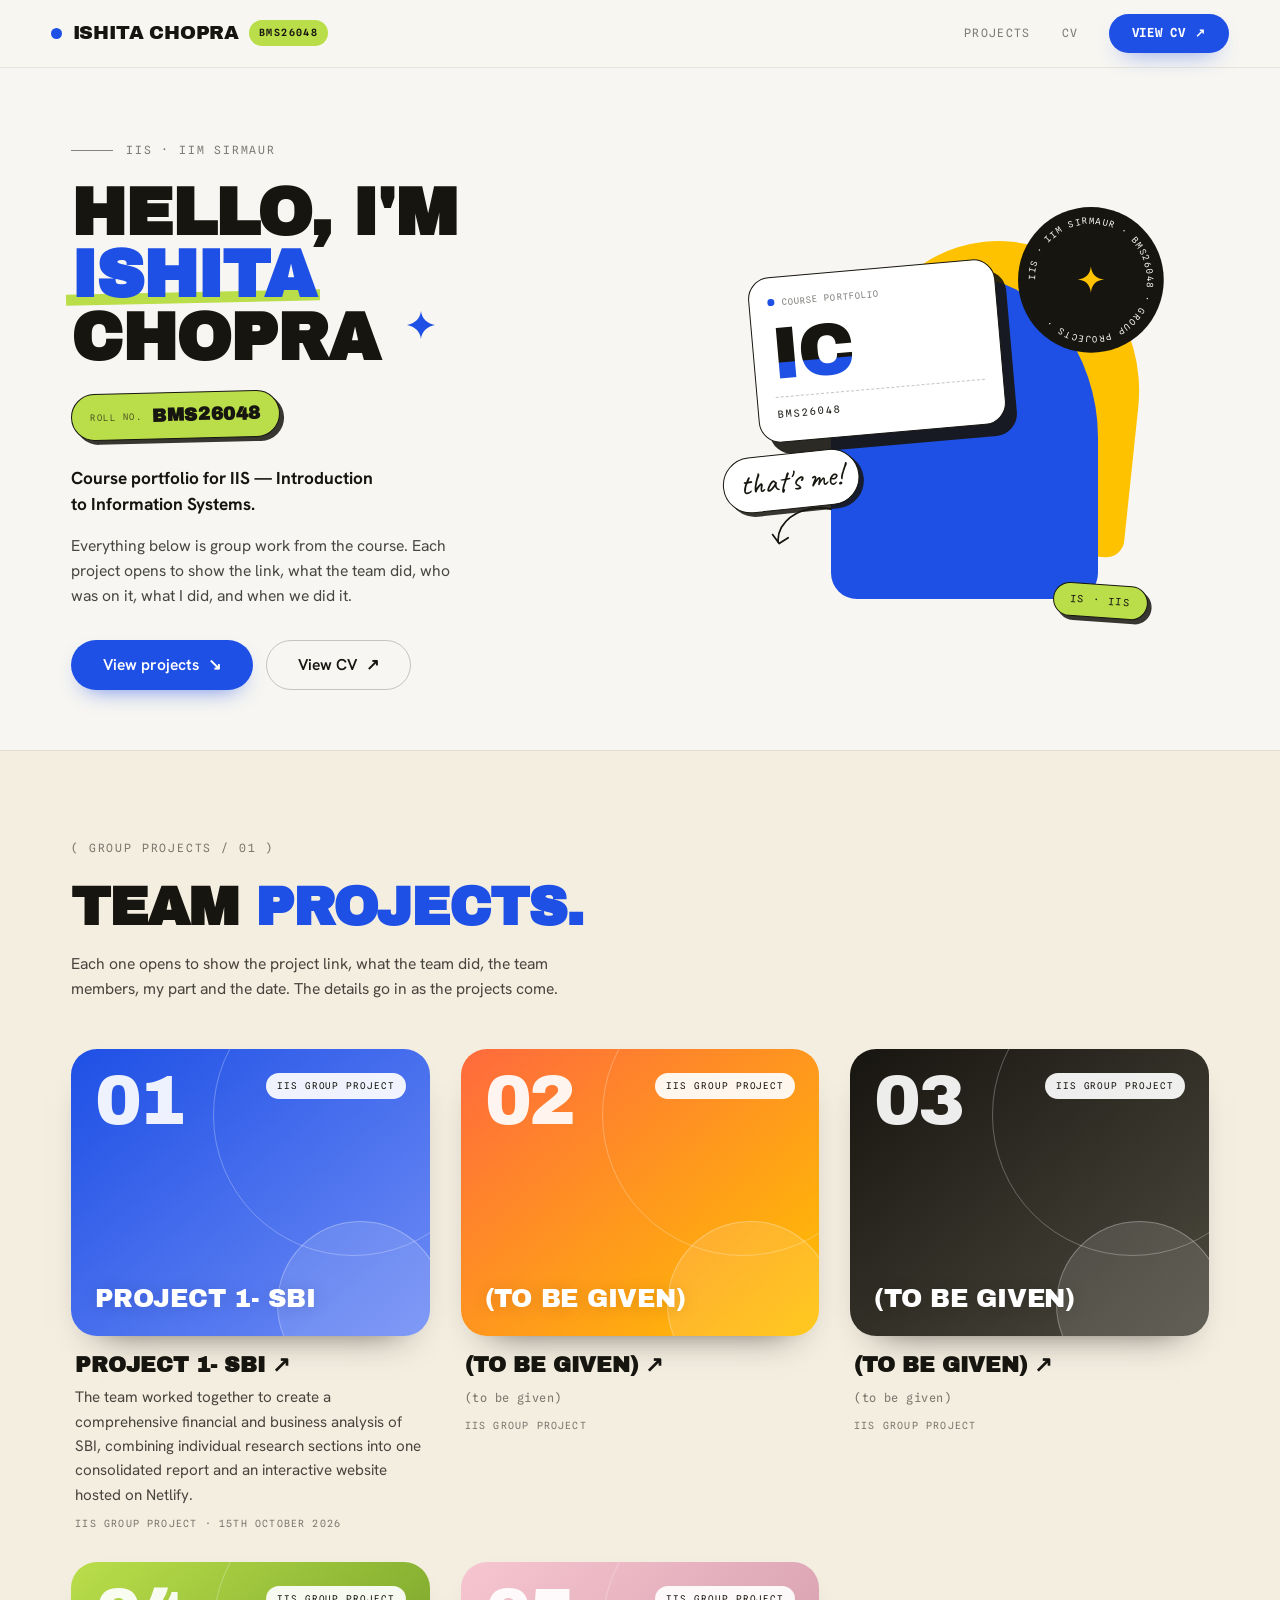
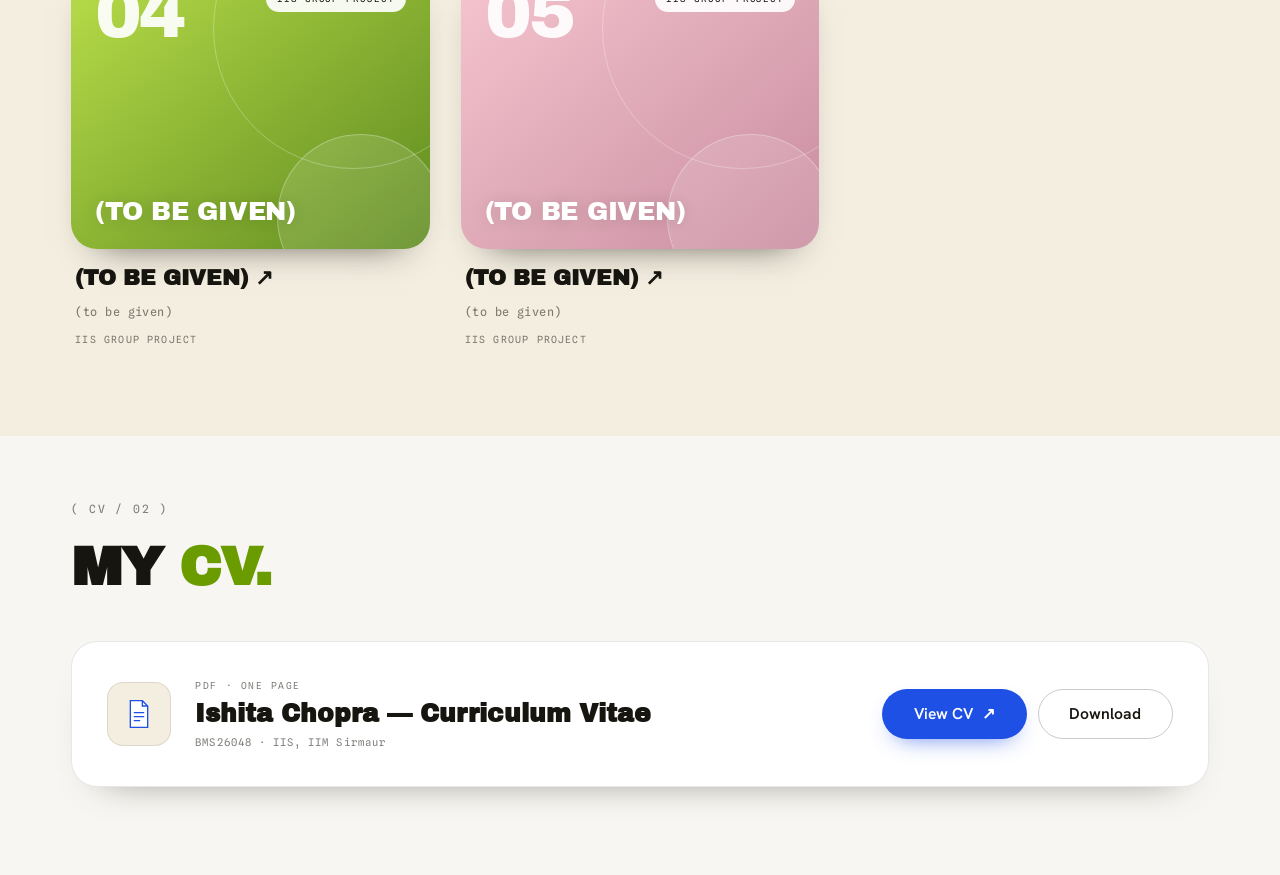
<file: index.html>
<!doctype html>
<html lang="en">
<head>
<meta charset="utf-8" />
<meta name="viewport" content="width=device-width, initial-scale=1" />
<title>Ishita Chopra · BMS26048 · IIS Portfolio</title>
<meta name="description" content="Ishita Chopra (BMS26048) — IIS: Introduction to Information Systems, IIM Sirmaur. Course portfolio and group projects." />
<meta name="theme-color" content="#f7f6f2" />

<link rel="preconnect" href="https://fonts.googleapis.com" />
<link rel="preconnect" href="https://fonts.gstatic.com" crossorigin />
<link href="https://fonts.googleapis.com/css2?family=Archivo+Black&family=Hanken+Grotesk:wght@400;500;600;700&family=Spline+Sans+Mono:wght@400;500;600&family=Caveat:wght@600&display=swap" rel="stylesheet" />
<link rel="stylesheet" href="styles.css" />
<link rel="icon" href="data:image/svg+xml,%3Csvg xmlns='http://www.w3.org/2000/svg' viewBox='0 0 32 32'%3E%3Crect width='32' height='32' rx='8' fill='%23f7f6f2'/%3E%3Ccircle cx='16' cy='16' r='7' fill='%231e50e5'/%3E%3C/svg%3E" />
</head>
<body>

<header class="site-header">
  <a class="brand" href="#top" aria-label="Ishita Chopra, BMS26048, back to top">
    <span class="brand__dot" aria-hidden="true"></span>
    <span class="brand__name">ISHITA CHOPRA</span>
    <span class="brand__roll">BMS26048</span>
  </a>
  <nav class="site-nav" aria-label="Main">
    <a href="#projects">PROJECTS</a>
    <a href="#cv">CV</a>
    <a class="btn btn--blue btn--sm" href="/Ishita-Chopra-CV.pdf" target="_blank" rel="noopener">VIEW CV <span aria-hidden="true">↗</span></a>
  </nav>
</header>

<main id="top">

  <!-- ── NAME + ROLL NUMBER ─────────────────────────────── -->
  <section class="hero">
    <div class="hero__copy">
      <p class="eyebrow"><span class="eyebrow__line" aria-hidden="true"></span> IIS · IIM SIRMAUR</p>

      <h1 class="hero__title">
        <span>HELLO, I'M</span>
        <span><span class="mark">ISHITA</span> CHOPRA <svg class="spark" viewBox="0 0 24 24" aria-hidden="true"><path d="M12 0c.6 6.2 5.2 10.8 12 12-6.8 1.2-11.4 5.8-12 12-.6-6.2-5.2-10.8-12-12C6.8 10.8 11.4 6.2 12 0Z"/></svg></span>
      </h1>

      <p class="hero__roll"><span class="hero__rollLabel">ROLL NO.</span><strong>BMS26048</strong></p>

      <p class="hero__lead">Course portfolio for IIS — Introduction to Information Systems.</p>
      <p class="hero__text">Everything below is group work from the course. Each project opens to show the link, what the team did, who was on it, what I did, and when we did it.</p>

      <div class="hero__actions">
        <a class="btn btn--blue" href="#projects">View projects <span aria-hidden="true">↘</span></a>
        <a class="btn btn--ghost" href="/Ishita-Chopra-CV.pdf" target="_blank" rel="noopener">View CV <span aria-hidden="true">↗</span></a>
      </div>
    </div>

    <div class="collage" aria-hidden="true">
      <div class="collage__arch collage__arch--yellow"></div>
      <div class="collage__arch collage__arch--blue"></div>

      <div class="collage__card">
        <div class="collage__cardTop"><span class="dot"></span> COURSE PORTFOLIO</div>
        <div class="collage__mono">IC</div>
        <div class="collage__cardBottom">BMS26048</div>
      </div>

      <div class="collage__badge">
        <svg viewBox="0 0 200 200">
          <defs><path id="circlePath" d="M100,100 m-74,0 a74,74 0 1,1 148,0 a74,74 0 1,1 -148,0" /></defs>
          <circle cx="100" cy="100" r="96" fill="#17150f" />
          <text><textPath href="#circlePath">IIS · IIM SIRMAUR · BMS26048 · GROUP PROJECTS · </textPath></text>
          <path class="badgeStar" d="M100 82c.8 10.4 7 16.6 17.4 17.4-10.4.8-16.6 7-17.4 17.4-.8-10.4-7-16.6-17.4-17.4 10.4-.8 16.6-7 17.4-17.4Z" />
        </svg>
      </div>

      <div class="collage__note">
        <span>that's me!</span>
        <svg viewBox="0 0 90 60"><path d="M84 10C60 2 34 8 20 26c-4 6-6 12-6 18" fill="none" stroke="currentColor" stroke-width="2.2" stroke-linecap="round"/><path d="M8 34l7 12 12-6" fill="none" stroke="currentColor" stroke-width="2.2" stroke-linecap="round" stroke-linejoin="round"/></svg>
      </div>

      <div class="collage__chip">IS · IIS</div>
    </div>
  </section>

  <!-- ── GROUP PROJECTS ─────────────────────────────────── -->
  <section class="section section--projects" id="projects">
    <div class="wrap">
      <div class="section__head">
        <p class="eyebrow">( GROUP PROJECTS / 01 )</p>
        <h2 class="section__title">Team <span class="c-blue">projects.</span></h2>
        <p class="section__lead">Each one opens to show the project link, what the team did, the team members, my part and the date. The details go in as the projects come.</p>
      </div>

      <div class="projects" id="project-grid"></div>
      <p class="projects__empty" id="projects-empty" hidden>No projects yet.</p>
    </div>
  </section>

  <!-- ── CV ─────────────────────────────────────────────── -->
  <section class="section section--cv" id="cv">
    <div class="wrap">
      <div class="section__head">
        <p class="eyebrow">( CV / 02 )</p>
        <h2 class="section__title">My <span class="c-lime">CV.</span></h2>
      </div>

      <div class="cv">
        <div class="cv__icon" aria-hidden="true">
          <svg viewBox="0 0 48 48"><path d="M11 4h18l8 8v32H11z" fill="#fff" stroke="currentColor" stroke-width="2"/><path d="M29 4v8h8" fill="none" stroke="currentColor" stroke-width="2"/><path d="M17 22h14M17 28h14M17 34h8" stroke="currentColor" stroke-width="2" stroke-linecap="round"/></svg>
        </div>
        <div class="cv__body">
          <p class="cv__label">PDF · ONE PAGE</p>
          <h3 class="cv__name">Ishita Chopra — Curriculum Vitae</h3>
          <p class="cv__meta">BMS26048 · IIS, IIM Sirmaur</p>
        </div>
        <div class="cv__actions">
          <a class="btn btn--blue" href="/Ishita-Chopra-CV.pdf" target="_blank" rel="noopener">View CV <span aria-hidden="true">↗</span></a>
          <a class="btn btn--ghost" href="/Ishita-Chopra-CV.pdf" download>Download</a>
        </div>
      </div>
    </div>
  </section>
</main>

<!-- ── PROJECT DETAIL VIEW (rendered by app.js) ───────── -->
<section class="section project-view" id="project-view" hidden>
  <div class="wrap" id="project-body"></div>
</section>

<script src="projects.js"></script>
<script src="app.js"></script>
</body>
</html>
</file>
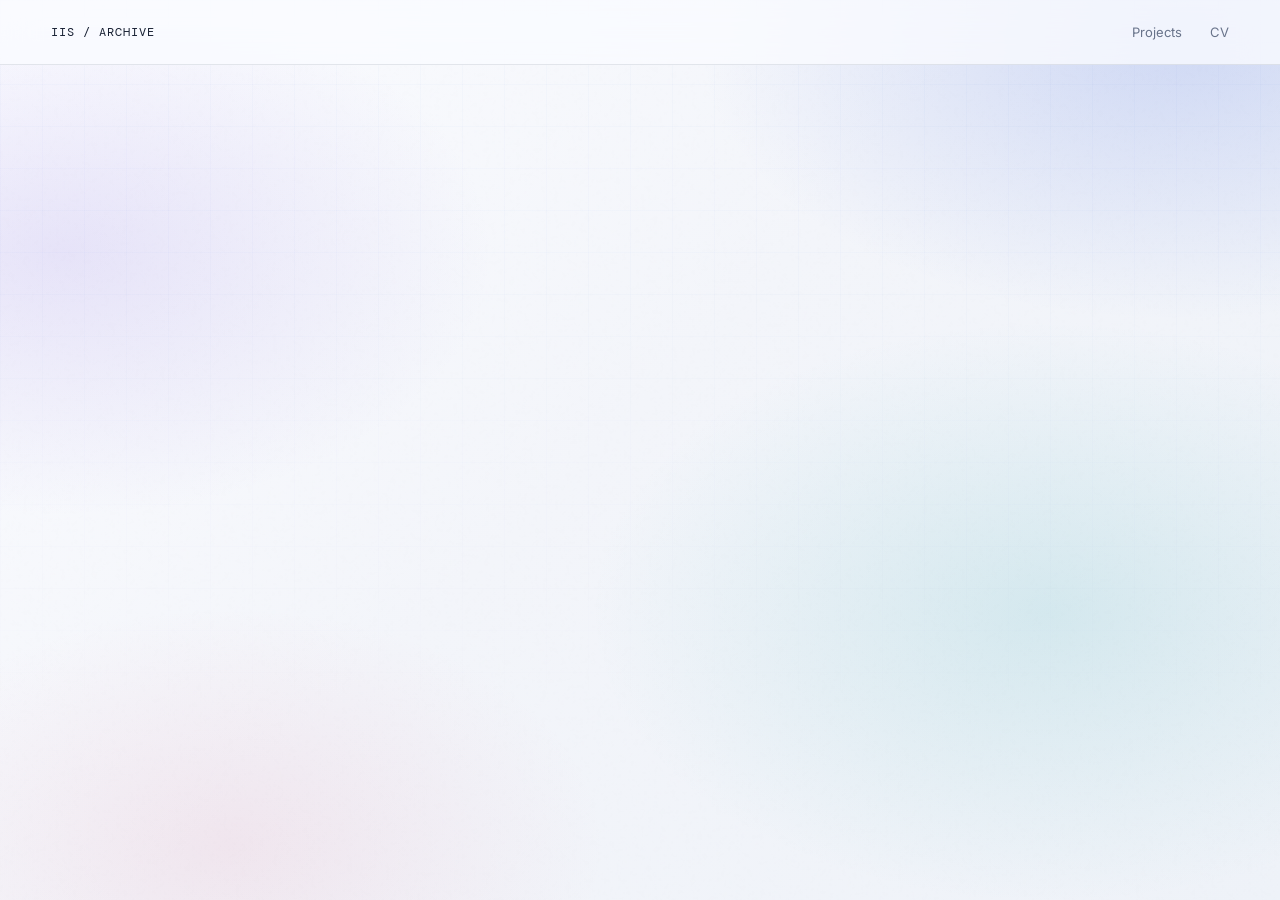
<file: project.html>
<!doctype html>
<html lang="en">
<head>
  <meta charset="UTF-8" />
  <meta name="viewport" content="width=device-width, initial-scale=1.0" />
  <meta name="theme-color" content="#050a12" />
  <title>Project — IIS Academic Archive</title>
  <link rel="preconnect" href="https://fonts.googleapis.com">
  <link rel="preconnect" href="https://fonts.gstatic.com" crossorigin>
  <link href="https://fonts.googleapis.com/css2?family=DM+Mono:wght@400;500&family=Inter:wght@400;500;600;700&display=swap" rel="stylesheet">
  <link rel="stylesheet" href="style.css" />
</head>
<body>
  <div class="noise"></div>
  <header class="topbar">
    <a class="wordmark" href="index.html">IIS / ARCHIVE</a>
    <nav><a href="index.html#projects">Projects</a><a href="index.html#cv">CV</a></nav>
  </header>

  <main id="project-page" class="project-page"></main>

  <script src="data.js"></script>
  <script src="project.js"></script>
</body>
</html>
</file>
<file: styles.css>
/* ============================================================
   Ishita Chopra · IIS portfolio
   ============================================================ */

:root {
  --paper: #f7f6f2;
  --ink: #17150f;
  --ink-soft: #17150fc7;
  --muted: #17150f8c;
  --line: #e2dccf;
  --cream: #f4eee1;
  --blue: #1e50e5;
  --blue-deep: #123a9e;
  --lime: #bade4a;
  --lime-deep: #6a9c00;
  --orange: #ff6a3d;
  --yellow: #ffc200;

  --display: "Archivo Black", "Arial Black", Impact, sans-serif;
  --body: "Hanken Grotesk", -apple-system, BlinkMacSystemFont, "Segoe UI", Roboto, sans-serif;
  --mono: "Spline Sans Mono", ui-monospace, SFMono-Regular, Menlo, monospace;
  --hand: "Caveat", "Bradley Hand", cursive;

  --wrap: 1240px;
  --pad: clamp(1.25rem, 4vw, 3.5rem);
  --radius: 26px;
}

* { box-sizing: border-box; }

html { scroll-behavior: smooth; }

body {
  margin: 0;
  background: var(--paper);
  color: var(--ink);
  font-family: var(--body);
  font-size: clamp(0.98rem, 0.9vw, 1.0625rem);
  line-height: 1.6;
  -webkit-font-smoothing: antialiased;
  overflow-x: hidden;
}

img, svg { display: block; max-width: 100%; }
a { color: inherit; text-decoration: none; }
h1, h2, h3, p, ul, dl, dd { margin: 0; }
ul { list-style: none; padding: 0; }
button { font: inherit; }

::selection { background: var(--lime); color: var(--ink); }

:focus-visible {
  outline: 3px solid var(--blue);
  outline-offset: 3px;
  border-radius: 4px;
}

.wrap {
  width: 100%;
  max-width: var(--wrap);
  margin: 0 auto;
  padding-inline: var(--pad);
}

.muted { color: var(--muted); }

/* ── small shared type ───────────────────────────────────── */
.eyebrow {
  font-family: var(--mono);
  font-size: 0.71rem;
  letter-spacing: 0.16em;
  text-transform: uppercase;
  color: var(--muted);
  display: flex;
  align-items: center;
  gap: 0.8rem;
  margin-bottom: 1.4rem;
}
.eyebrow__line {
  width: 42px;
  height: 1px;
  background: var(--ink);
  opacity: 0.5;
  display: inline-block;
  flex: none;
}

.dot {
  width: 9px;
  height: 9px;
  border-radius: 50%;
  background: var(--blue);
  display: inline-block;
  flex: none;
}

.c-blue { color: var(--blue); }
.c-lime { color: var(--lime-deep); }

.todo {
  font-family: var(--mono);
  font-size: 0.78em;
  letter-spacing: 0.04em;
  color: var(--muted);
  white-space: nowrap;
}

/* ── buttons ─────────────────────────────────────────────── */
.btn {
  display: inline-flex;
  align-items: center;
  gap: 0.6rem;
  padding: 1rem 1.9rem;
  border-radius: 999px;
  font-weight: 600;
  font-size: 0.98rem;
  line-height: 1;
  border: 1.5px solid transparent;
  transition: transform 0.18s ease, box-shadow 0.18s ease, background 0.18s ease, color 0.18s ease;
  white-space: nowrap;
  cursor: pointer;
}
.btn span { transition: transform 0.18s ease; }
.btn:hover { transform: translateY(-2px); }
.btn:hover span { transform: translate(2px, -2px); }

.btn--blue {
  background: var(--blue);
  color: #fff;
  box-shadow: 0 10px 24px -14px rgba(30, 80, 229, 0.9);
}
.btn--blue:hover { background: var(--blue-deep); box-shadow: 0 16px 30px -16px rgba(30, 80, 229, 0.85); }

.btn--ghost {
  background: transparent;
  color: var(--ink);
  border-color: rgba(23, 21, 15, 0.22);
}
.btn--ghost:hover { border-color: var(--ink); background: #fff; }

.btn--sm { padding: 0.78rem 1.35rem; font-size: 0.78rem; letter-spacing: 0.06em; }

.btn--off {
  border-style: dashed;
  color: var(--muted);
  cursor: default;
}
.btn--off:hover { transform: none; background: transparent; border-color: rgba(23, 21, 15, 0.22); }
.btn--off:hover span { transform: none; }

/* ══ HEADER ════════════════════════════════════════════════ */
.site-header {
  position: sticky;
  top: 0;
  z-index: 100;
  display: flex;
  align-items: center;
  justify-content: space-between;
  gap: 1rem;
  padding: 0.85rem var(--pad);
  background: rgba(247, 246, 242, 0.86);
  backdrop-filter: blur(14px);
  -webkit-backdrop-filter: blur(14px);
  border-bottom: 1px solid rgba(226, 220, 207, 0.7);
}

.brand {
  display: inline-flex;
  align-items: center;
  gap: 0.65rem;
  min-width: 0;
}
.brand__dot {
  width: 11px;
  height: 11px;
  border-radius: 50%;
  background: var(--blue);
  flex: none;
  animation: dotPulse 3.2s ease-in-out infinite;
}
@keyframes dotPulse { 0%, 100% { transform: scale(1); } 50% { transform: scale(1.28); } }

.brand__name {
  font-family: var(--display);
  font-size: clamp(1rem, 1.5vw, 1.3rem);
  letter-spacing: -0.01em;
  white-space: nowrap;
}
.brand__roll {
  font-family: var(--mono);
  font-size: clamp(0.62rem, 0.78vw, 0.72rem);
  font-weight: 600;
  letter-spacing: 0.14em;
  background: var(--lime);
  color: var(--ink);
  padding: 0.32rem 0.6rem;
  border-radius: 999px;
  white-space: nowrap;
}

.site-nav {
  display: flex;
  align-items: center;
  gap: clamp(1rem, 2.4vw, 2.2rem);
  font-family: var(--mono);
  font-size: 0.72rem;
  letter-spacing: 0.12em;
}
.site-nav > a:not(.btn) { color: var(--muted); position: relative; padding-block: 0.35rem; }
.site-nav > a:not(.btn):hover { color: var(--ink); }
.site-nav > a:not(.btn)::after {
  content: "";
  position: absolute;
  left: 0;
  bottom: 0;
  width: 100%;
  height: 1.5px;
  background: var(--ink);
  transform: scaleX(0);
  transform-origin: left;
  transition: transform 0.2s ease;
}
.site-nav > a:not(.btn):hover::after { transform: scaleX(1); }

/* ══ HERO ══════════════════════════════════════════════════ */
.hero {
  max-width: var(--wrap);
  margin: 0 auto;
  padding: clamp(2.6rem, 6vw, 4.6rem) var(--pad) clamp(2.4rem, 5vw, 3.8rem);
  display: grid;
  grid-template-columns: minmax(0, 1.02fr) minmax(0, 0.98fr);
  gap: clamp(2rem, 5vw, 4.5rem);
  align-items: center;
}

.hero__copy {
  display: flex;
  flex-direction: column;
  align-items: flex-start;
}

.hero__title {
  font-family: var(--display);
  font-size: clamp(2.3rem, 5.2vw, 4.35rem);
  line-height: 0.94;
  letter-spacing: -0.015em;
  text-transform: uppercase;
  margin-bottom: 1.4rem;
  position: relative;
  z-index: 0;
}
.hero__title > span { display: block; }
.hero__title .mark {
  color: var(--blue);
  position: relative;
  display: inline-block;
}
.hero__title .mark::after {
  content: "";
  position: absolute;
  left: -2%;
  right: -2%;
  bottom: 0.06em;
  height: 0.16em;
  background: var(--lime);
  z-index: -1;
  transform: rotate(-1.2deg);
}
.spark {
  display: inline-block;
  width: 0.42em;
  height: 0.42em;
  fill: var(--blue);
  vertical-align: 0.32em;
  margin-left: 0.1em;
  animation: sparkle 4s ease-in-out infinite;
}
@keyframes sparkle {
  0%, 100% { transform: scale(1) rotate(0deg); }
  50% { transform: scale(0.82) rotate(22deg); }
}

/* roll number badge */
.hero__roll {
  display: inline-flex;
  align-items: center;
  gap: 0.65rem;
  background: var(--lime);
  border: 1.5px solid var(--ink);
  border-radius: 999px;
  padding: 0.5rem 1.15rem;
  box-shadow: 4px 4px 0 rgba(23, 21, 15, 0.85);
  transform: rotate(-1.4deg);
  margin-bottom: 1.7rem;
}
.hero__rollLabel {
  font-family: var(--mono);
  font-size: 0.56rem;
  letter-spacing: 0.16em;
  opacity: 0.65;
}
.hero__roll strong {
  font-family: var(--display);
  font-size: clamp(0.95rem, 1.5vw, 1.15rem);
  letter-spacing: 0.03em;
}

.hero__lead {
  font-weight: 700;
  font-size: clamp(1.05rem, 1.35vw, 1.24rem);
  line-height: 1.45;
  max-width: 32ch;
  margin-bottom: 1rem;
}
.hero__text {
  color: var(--ink-soft);
  max-width: 44ch;
  margin-bottom: 2rem;
}

.hero__actions {
  display: flex;
  flex-wrap: wrap;
  gap: 0.85rem;
}

/* ── hero collage ── */
.collage {
  position: relative;
  aspect-ratio: 1 / 1;
  max-width: 460px;
  width: 100%;
  justify-self: center;
}

.collage__arch {
  position: absolute;
  border-radius: 50% 50% 18px 18px;
}
.collage__arch--yellow {
  width: 62%;
  height: 66%;
  right: 8%;
  top: 12%;
  background: var(--yellow);
  transform: rotate(6deg);
}
.collage__arch--blue {
  width: 58%;
  height: 70%;
  right: 17%;
  top: 20%;
  background: var(--blue);
  border-radius: 50% 50% 26px 26px;
}

.collage__card {
  position: absolute;
  left: 8%;
  top: 18%;
  width: 54%;
  background: #fff;
  border: 1.5px solid var(--ink);
  border-radius: 22px;
  padding: 1.1rem 1.15rem 1.2rem;
  box-shadow: 10px 12px 0 rgba(23, 21, 15, 0.9);
  transform: rotate(-5deg);
  transition: transform 0.3s cubic-bezier(0.22, 1, 0.36, 1);
}
.collage__card:hover { transform: rotate(-2deg) translateY(-6px); }

.collage__cardTop {
  display: flex;
  align-items: center;
  gap: 0.45rem;
  font-family: var(--mono);
  font-size: 0.55rem;
  letter-spacing: 0.12em;
  color: var(--muted);
}
.collage__cardTop .dot { width: 7px; height: 7px; }

.collage__mono {
  font-family: var(--display);
  font-size: clamp(2.6rem, 7vw, 4.6rem);
  line-height: 1;
  letter-spacing: -0.04em;
  margin: 0.5rem 0 0.35rem;
  background: linear-gradient(180deg, var(--ink) 62%, var(--blue) 62%);
  -webkit-background-clip: text;
  background-clip: text;
  color: transparent;
}

.collage__cardBottom {
  font-family: var(--mono);
  font-size: 0.62rem;
  letter-spacing: 0.2em;
  border-top: 1px dashed rgba(23, 21, 15, 0.25);
  padding-top: 0.55rem;
}

.collage__badge {
  position: absolute;
  right: 2%;
  top: 4%;
  width: 33%;
  max-width: 158px;
  animation: spin 26s linear infinite;
}
.collage__badge svg { width: 100%; height: auto; }
.collage__badge text {
  fill: #f7f6f2;
  font-family: var(--mono);
  font-size: 11.5px;
  letter-spacing: 2.1px;
}
.badgeStar { fill: var(--yellow); }
@keyframes spin { to { transform: rotate(360deg); } }

.collage__note {
  position: absolute;
  left: 2%;
  bottom: 20%;
  display: flex;
  flex-direction: column;
  align-items: flex-start;
  color: var(--ink);
  transform: rotate(-6deg);
}
.collage__note span {
  font-family: var(--hand);
  font-size: clamp(1.3rem, 2.4vw, 1.9rem);
  background: #fff;
  border: 1.5px solid var(--ink);
  border-radius: 999px;
  padding: 0.1rem 1rem 0.25rem;
  box-shadow: 4px 4px 0 rgba(23, 21, 15, 0.85);
}
.collage__note svg { width: 72px; height: auto; margin: -4px 0 0 2.4rem; }

.collage__chip {
  position: absolute;
  right: 6%;
  bottom: 6%;
  background: var(--lime);
  border: 1.5px solid var(--ink);
  border-radius: 999px;
  padding: 0.5rem 1rem;
  font-family: var(--mono);
  font-size: 0.62rem;
  letter-spacing: 0.16em;
  transform: rotate(4deg);
  box-shadow: 4px 4px 0 rgba(23, 21, 15, 0.85);
}

/* ══ SECTIONS ══════════════════════════════════════════════ */
.section {
  padding-block: clamp(3rem, 7vw, 5.5rem);
  scroll-margin-top: 90px;
}
.section--projects {
  background: var(--cream);
  border-top: 1px solid var(--line);
}
.section--cv { padding-top: clamp(2.6rem, 5vw, 4rem); }

.section__head { max-width: 760px; margin-bottom: clamp(2rem, 4vw, 3rem); }
.section__title {
  font-family: var(--display);
  font-size: clamp(1.85rem, 4.4vw, 3.4rem);
  line-height: 0.98;
  letter-spacing: -0.02em;
  text-transform: uppercase;
  margin-bottom: 1.1rem;
}
.section__lead {
  color: var(--ink-soft);
  max-width: 58ch;
}

/* ══ PROJECT CARDS ═════════════════════════════════════════ */
.projects {
  display: grid;
  grid-template-columns: repeat(auto-fit, minmax(min(100%, 300px), 1fr));
  gap: clamp(1.3rem, 2.4vw, 2rem);
}

.project { display: block; }

.project__cover {
  position: relative;
  aspect-ratio: 5 / 4;
  border-radius: var(--radius);
  background: linear-gradient(140deg, var(--c1), var(--c2));
  overflow: hidden;
  padding: 1.5rem;
  display: flex;
  flex-direction: column;
  justify-content: space-between;
  box-shadow: 0 20px 36px -28px rgba(23, 21, 15, 0.85);
  transition: transform 0.35s cubic-bezier(0.22, 1, 0.36, 1), box-shadow 0.35s ease;
}
.project:hover .project__cover,
.project:focus-visible .project__cover {
  transform: translateY(-7px);
  box-shadow: 0 32px 48px -30px rgba(23, 21, 15, 0.8);
}

/* soft rings in the cover */
.project__cover::before,
.project__cover::after {
  content: "";
  position: absolute;
  border-radius: 50%;
  border: 1.5px solid rgba(255, 255, 255, 0.28);
  pointer-events: none;
}
.project__cover::before { width: 78%; aspect-ratio: 1; right: -18%; top: -26%; }
.project__cover::after { width: 46%; aspect-ratio: 1; right: -4%; bottom: -18%; background: rgba(255, 255, 255, 0.12); }

.project__index {
  font-family: var(--display);
  font-size: clamp(2.6rem, 6vw, 4.4rem);
  line-height: 0.8;
  color: rgba(255, 255, 255, 0.92);
  letter-spacing: -0.04em;
  position: relative;
  z-index: 1;
}
.project__chip {
  position: absolute;
  top: 1.5rem;
  right: 1.5rem;
  z-index: 1;
  background: rgba(255, 255, 255, 0.92);
  color: var(--ink);
  font-family: var(--mono);
  font-size: 0.58rem;
  letter-spacing: 0.1em;
  padding: 0.35rem 0.7rem;
  border-radius: 999px;
  text-transform: uppercase;
}
.project__coverTitle {
  position: relative;
  z-index: 1;
  font-family: var(--display);
  font-size: clamp(1.15rem, 2.1vw, 1.6rem);
  line-height: 1.02;
  color: #fff;
  text-transform: uppercase;
  max-width: 15ch;
  letter-spacing: -0.01em;
  text-shadow: 0 1px 18px rgba(0, 0, 0, 0.14);
}
.project__open {
  position: absolute;
  right: 1.5rem;
  bottom: 1.5rem;
  z-index: 1;
  font-family: var(--mono);
  font-size: 0.6rem;
  letter-spacing: 0.14em;
  color: #fff;
  border: 1px solid rgba(255, 255, 255, 0.6);
  border-radius: 999px;
  padding: 0.4rem 0.75rem;
  opacity: 0;
  transform: translateY(6px);
  transition: opacity 0.25s ease, transform 0.25s ease;
}
.project:hover .project__open,
.project:focus-visible .project__open { opacity: 1; transform: none; }

.project__meta { padding: 1.1rem 0.25rem 0; }
.project__title {
  font-family: var(--display);
  font-size: clamp(1.05rem, 1.7vw, 1.35rem);
  line-height: 1.1;
  text-transform: uppercase;
  display: flex;
  align-items: baseline;
  gap: 0.45rem;
  margin-bottom: 0.5rem;
}
.project__title span { transition: transform 0.2s ease; }
.project:hover .project__title span { transform: translate(3px, -3px); }
.project__summary { color: var(--ink-soft); font-size: 0.95rem; margin-bottom: 0.55rem; }
.project__date {
  font-family: var(--mono);
  font-size: 0.62rem;
  letter-spacing: 0.12em;
  color: var(--muted);
  text-transform: uppercase;
}

.projects__empty {
  font-family: var(--mono);
  font-size: 0.8rem;
  color: var(--muted);
  border: 1px dashed var(--line);
  border-radius: 15px;
  padding: 2rem;
  text-align: center;
}

/* ══ CV ════════════════════════════════════════════════════ */
.cv {
  display: flex;
  align-items: center;
  gap: 1.5rem;
  flex-wrap: wrap;
  background: var(--cream);
  border: 1px solid rgba(23, 21, 15, 0.1);
  border-radius: var(--radius);
  padding: clamp(1.4rem, 3vw, 2.2rem);
  box-shadow: 0 20px 40px -34px rgba(23, 21, 15, 0.7);
}
.section--cv .cv { background: #fff; }
.cv__icon {
  width: 64px;
  height: 64px;
  flex: none;
  border-radius: 16px;
  background: var(--cream);
  display: grid;
  place-items: center;
  color: var(--blue);
  border: 1px solid rgba(23, 21, 15, 0.1);
}
.cv__icon svg { width: 32px; height: 32px; }
.cv__body { flex: 1 1 240px; }
.cv__label { font-family: var(--mono); font-size: 0.6rem; letter-spacing: 0.16em; color: var(--muted); margin-bottom: 0.45rem; }
.cv__name { font-family: var(--display); font-size: clamp(1.15rem, 2vw, 1.55rem); line-height: 1.1; margin-bottom: 0.4rem; }
.cv__meta { font-family: var(--mono); font-size: 0.66rem; letter-spacing: 0.1em; color: var(--muted); }
.cv__actions { display: flex; gap: 0.7rem; flex-wrap: wrap; }

/* ══ PROJECT DETAIL ════════════════════════════════════════ */
.project-view { padding-top: clamp(2.2rem, 4vw, 3.4rem); }

.back {
  font-family: var(--mono);
  font-size: 0.72rem;
  letter-spacing: 0.12em;
  color: var(--muted);
  display: inline-block;
  margin-bottom: 2.2rem;
  transition: color 0.2s ease, transform 0.2s ease;
}
.back:hover { color: var(--ink); transform: translateX(-3px); }

.detail__title {
  font-family: var(--display);
  font-size: clamp(2rem, 5.2vw, 3.8rem);
  line-height: 0.98;
  text-transform: uppercase;
  letter-spacing: -0.02em;
  max-width: 20ch;
  margin-bottom: 1.2rem;
}
.detail__lead {
  font-weight: 600;
  font-size: clamp(1.05rem, 1.5vw, 1.25rem);
  line-height: 1.45;
  max-width: 56ch;
  color: var(--ink-soft);
  margin-bottom: 2rem;
}
.detail__actions { display: flex; gap: 0.8rem; flex-wrap: wrap; margin-bottom: 2.8rem; }

.detail__meta {
  display: grid;
  grid-template-columns: repeat(3, minmax(0, 1fr));
  gap: 1.2rem;
  border-top: 1px solid var(--line);
  border-bottom: 1px solid var(--line);
  padding-block: 1.4rem;
  margin-bottom: 3rem;
}
.detail__meta dt {
  font-family: var(--mono);
  font-size: 0.62rem;
  letter-spacing: 0.14em;
  text-transform: uppercase;
  color: var(--muted);
  margin-bottom: 0.35rem;
}
.detail__meta dd { font-weight: 600; }

.detail__blocks {
  display: grid;
  grid-template-columns: repeat(2, minmax(0, 1fr));
  gap: clamp(1.6rem, 4vw, 3.6rem);
  margin-bottom: 3rem;
}
.detail__num {
  font-family: var(--mono);
  font-size: 0.64rem;
  letter-spacing: 0.14em;
  color: var(--blue);
  margin-bottom: 0.75rem;
}
.detail__block h2 {
  font-family: var(--display);
  font-size: clamp(1.2rem, 2.1vw, 1.65rem);
  text-transform: uppercase;
  line-height: 1.1;
  margin-bottom: 0.8rem;
}
.detail__block p { color: var(--ink-soft); }

.detail__grid {
  display: grid;
  grid-template-columns: 1.35fr 1fr;
  gap: 1.2rem;
  margin-bottom: 3rem;
}
.detail__panel {
  background: var(--cream);
  border-radius: var(--radius);
  padding: clamp(1.3rem, 3vw, 2rem);
}
.members { display: grid; gap: 0; }
.member {
  display: flex;
  justify-content: space-between;
  gap: 1rem;
  padding: 0.65rem 0;
  border-bottom: 1px dashed rgba(23, 21, 15, 0.18);
}
.member:last-child { border-bottom: 0; }
.member__name { font-weight: 600; }
.member__role { font-family: var(--mono); font-size: 0.65rem; letter-spacing: 0.06em; color: var(--muted); text-align: right; }

.tags { display: flex; flex-wrap: wrap; gap: 0.5rem; }
.tag {
  font-family: var(--mono);
  font-size: 0.66rem;
  letter-spacing: 0.06em;
  background: #fff;
  border: 1px solid rgba(23, 21, 15, 0.14);
  border-radius: 999px;
  padding: 0.35rem 0.75rem;
}
.detail__link { margin-top: 1.2rem; font-size: 0.85rem; word-break: break-word; }
.detail__link a { color: var(--blue); text-decoration: underline; text-underline-offset: 3px; }
.detail__foot { padding-bottom: 1rem; }

/* ══ RESPONSIVE ════════════════════════════════════════════ */
@media (max-width: 1024px) {
  .hero { grid-template-columns: 1fr; gap: 2.5rem; }
  .collage { max-width: 380px; justify-self: start; }
  .detail__grid { grid-template-columns: 1fr; }
}

@media (max-width: 780px) {
  .site-nav > a:not(.btn) { display: none; }
  .site-header { padding-block: 0.7rem; }
  .brand { gap: 0.5rem; flex-wrap: wrap; }
  .brand__name { font-size: 0.98rem; }
  .btn--sm { padding: 0.65rem 1rem; font-size: 0.7rem; }
  .detail__blocks { grid-template-columns: 1fr; }
  .detail__meta { grid-template-columns: 1fr 1fr; gap: 1rem; }
}

@media (max-width: 560px) {
  .hero { padding-top: 2rem; }
  .hero__title { font-size: clamp(2.05rem, 10vw, 2.9rem); }
  .hero__actions .btn { flex: 1 1 100%; justify-content: center; }
  .collage { max-width: 300px; }
  .collage__card { box-shadow: 7px 8px 0 rgba(23, 21, 15, 0.9); padding: 0.85rem; }
  .collage__note span { font-size: 1.1rem; }
  .collage__note svg { width: 54px; margin-left: 1.6rem; }
  .cv { gap: 1.1rem; }
  .cv__actions .btn { flex: 1 1 100%; justify-content: center; }
  .member { flex-direction: column; gap: 0.15rem; }
  .member__role { text-align: left; }
}

/* ══ REDUCED MOTION ════════════════════════════════════════ */
@media (prefers-reduced-motion: reduce) {
  html { scroll-behavior: auto; }
  *, *::before, *::after {
    animation-duration: 0.001ms !important;
    animation-iteration-count: 1 !important;
    transition-duration: 0.001ms !important;
  }
}
</file>
<file: style.css>
:root {
  --bg: #f7f8fc;
  --bg2: #eef2f8;
  --text: #172033;
  --muted: #68738a;
  --line: rgba(24, 38, 65, 0.12);
  --line-strong: rgba(46, 91, 210, 0.35);

  --blue: #315bdc;
  --violet: #7657d9;
  --cyan: #159ca5;
  --pink: #d65b82;
  --gold: #c18b2f;

  --glass: rgba(255, 255, 255, 0.72);
}

* {
  box-sizing: border-box;
}

html {
  scroll-behavior: smooth;
}

body {
  margin: 0;
  color: var(--text);
  font-family: Inter, Arial, sans-serif;
  min-height: 100vh;

  background:
    radial-gradient(
      ellipse 55% 45% at 92% 5%,
      rgba(49, 91, 220, 0.18),
      transparent 68%
    ),
    radial-gradient(
      ellipse 48% 42% at 5% 28%,
      rgba(118, 87, 217, 0.14),
      transparent 70%
    ),
    radial-gradient(
      ellipse 50% 45% at 82% 68%,
      rgba(21, 156, 165, 0.13),
      transparent 72%
    ),
    radial-gradient(
      ellipse 42% 38% at 18% 94%,
      rgba(214, 91, 130, 0.10),
      transparent 70%
    ),
    linear-gradient(
      135deg,
      #fbfcff 0%,
      #f3f5fa 48%,
      #eef2f8 100%
    );
}

/* subtle academic grid */
body::before {
  content: "";
  position: fixed;
  inset: 0;
  pointer-events: none;

  background:
    linear-gradient(
      rgba(49, 91, 220, 0.035) 1px,
      transparent 1px
    ),
    linear-gradient(
      90deg,
      rgba(49, 91, 220, 0.035) 1px,
      transparent 1px
    );

  background-size: 100% 42px, 42px 100%;
  mask-image: linear-gradient(
    to bottom,
    black,
    transparent 92%
  );

  opacity: 0.7;
}

.noise {
  position: fixed;
  inset: 0;
  pointer-events: none;
  z-index: 10;
  opacity: 0.018;

  background-image: url("data:image/svg+xml,%3Csvg viewBox='0 0 160 160' xmlns='http://www.w3.org/2000/svg'%3E%3Cfilter id='n'%3E%3CfeTurbulence type='fractalNoise' baseFrequency='.9' numOctaves='3' stitchTiles='stitch'/%3E%3C/filter%3E%3Crect width='100%25' height='100%25' filter='url(%23n)' opacity='.5'/%3E%3C/svg%3E");
}

/* NAVIGATION */

.topbar {
  position: fixed;
  top: 0;
  left: 0;
  right: 0;
  z-index: 20;

  display: flex;
  justify-content: space-between;
  align-items: center;

  padding: 24px 4vw;

  border-bottom: 1px solid rgba(24, 38, 65, 0.1);

  background: rgba(250, 251, 255, 0.78);
  backdrop-filter: blur(18px);
}

.topbar a {
  color: var(--text);
  text-decoration: none;
}

.wordmark,
.mono,
.eyebrow {
  font-family: "DM Mono", monospace;
  letter-spacing: 0.08em;
}

.wordmark {
  font-size: 12px;
  color: #24304a;
}

.topbar nav {
  display: flex;
  gap: 28px;
  font-size: 13px;
}

.topbar nav a {
  color: #68738a;
  transition: color 0.2s ease;
}

.topbar nav a:hover {
  color: var(--blue);
}

/* HERO */

.hero {
  min-height: 100vh;
  padding: 19vh 8vw 10vh;

  display: flex;
  flex-direction: column;
  justify-content: center;
}

.eyebrow {
  color: var(--blue);
  font-size: 10px;
  letter-spacing: 0.16em;
  font-weight: 600;
}

.hero h1 {
  margin: 22px 0 18px;
  max-width: 1100px;

  font-size: clamp(64px, 11vw, 170px);
  line-height: 0.86;
  letter-spacing: -0.075em;
  font-weight: 650;

  color: #172033;
}

.hero h1 span {
  display: block;
}

.hero-meta {
  display: flex;
  gap: 30px;

  color: #59657b;
  font-size: 12px;
}

.hero-line {
  width: min(680px, 70%);
  height: 2px;

  background: linear-gradient(
    90deg,
    var(--blue),
    var(--violet),
    var(--cyan),
    transparent
  );

  margin: 52px 0 20px;
  opacity: 0.85;
}

.hero-note {
  max-width: 440px;
  color: var(--muted);

  font-size: 14px;
  line-height: 1.7;
}

/* SECTIONS */

.archive-section,
.cv-section {
  padding: 10vw 8vw;
}

.section-heading {
  display: flex;
  justify-content: space-between;
  align-items: end;
  gap: 40px;

  margin-bottom: 7vw;
}

h2 {
  margin: 14px 0 0;

  font-size: clamp(50px, 8vw, 120px);
  line-height: 0.88;
  letter-spacing: -0.07em;
  font-weight: 650;

  color: #1b2438;
}

.section-copy {
  max-width: 300px;

  color: var(--muted);
  line-height: 1.6;
  font-size: 13px;
}

/* ARCHIVE */

.archive-layout {
  display: grid;
  grid-template-columns: minmax(0, 1fr) 180px;
  gap: 7vw;
}

.project-list {
  display: flex;
  flex-direction: column;
  gap: 20px;
}

/* PROJECT CARDS */

.project-card {
  position: relative;

  min-height: 330px;
  padding: 26px;

  display: flex;
  flex-direction: column;
  justify-content: space-between;

  text-decoration: none;
  color: var(--text);

  background:
    radial-gradient(
      circle at var(--mx, 50%) var(--my, 50%),
      color-mix(
        in srgb,
        var(--accent) 15%,
        transparent
      ),
      transparent 32%
    ),
    rgba(255, 255, 255, 0.76);

  border: 1px solid
    color-mix(
      in srgb,
      var(--accent) 28%,
      rgba(24, 38, 65, 0.12)
    );

  border-radius: 20px;

  overflow: hidden;

  box-shadow:
    0 12px 40px rgba(37, 53, 82, 0.07),
    inset 0 1px 0 rgba(255, 255, 255, 0.9);

  transition:
    transform 0.25s ease,
    border-color 0.25s ease,
    box-shadow 0.25s ease;

  transform-style: preserve-3d;
}

.project-card:hover {
  border-color: color-mix(
    in srgb,
    var(--accent) 65%,
    white 20%
  );

  box-shadow:
    0 25px 65px
      color-mix(
        in srgb,
        var(--accent) 13%,
        transparent
      ),
    inset 0 1px 0 rgba(255, 255, 255, 1);
}

.project-card::before {
  content: "";

  position: absolute;
  top: 0;
  left: 0;
  right: 0;

  height: 4px;

  background: linear-gradient(
    90deg,
    var(--accent),
    color-mix(
      in srgb,
      var(--accent) 45%,
      white
    ),
    transparent
  );

  opacity: 0.9;
}

.project-card::after {
  content: "";

  position: absolute;
  inset: 0;

  pointer-events: none;

  background:
    radial-gradient(
      circle at var(--mx, 50%) var(--my, 50%),
      color-mix(
        in srgb,
        var(--accent) 15%,
        transparent
      ),
      transparent 28%
    );

  opacity: 0;

  transition: opacity 0.25s;
}

.project-card:hover::after {
  opacity: 1;
}

.card-top,
.card-bottom {
  display: flex;
  justify-content: space-between;
  gap: 20px;

  color: #7a8497;
  font-size: 10px;
}

.card-middle {
  display: flex;
  align-items: end;
  justify-content: space-between;
  gap: 20px;

  position: relative;
  z-index: 2;
}

.card-middle h3 {
  font-size: clamp(34px, 5vw, 72px);
  line-height: 0.94;
  letter-spacing: -0.055em;

  margin: 0;
  max-width: 800px;

  font-weight: 550;
}

.card-arrow {
  font-size: 34px;

  color: var(--accent);

  opacity: 0.75;
}

.view-label {
  color: var(--accent);
  font-weight: 600;
}

.reflection {
  position: absolute;

  width: 35%;
  height: 2px;

  background: var(--accent);

  top: 0;
  left: 8%;

  filter: blur(0.5px);
  opacity: 0.8;
}

/* TIMELINE */

.timeline-wrap {
  position: relative;
}

.timeline-label {
  font:
    10px "DM Mono",
    monospace;

  color: #7b8496;

  letter-spacing: 0.15em;

  margin-bottom: 26px;
}

.timeline {
  position: sticky;
  top: 110px;

  display: flex;
  flex-direction: column;
}

.timeline::before {
  content: "";

  position: absolute;

  left: 5px;
  top: 6px;
  bottom: 6px;

  width: 2px;

  background: linear-gradient(
    to bottom,
    var(--blue),
    var(--violet),
    var(--cyan),
    var(--pink)
  );

  opacity: 0.45;
}

.timeline-point {
  position: relative;

  display: flex;
  align-items: center;
  gap: 14px;

  min-height: 58px;

  color: #8992a3;

  text-decoration: none;

  font:
    9px "DM Mono",
    monospace;

  letter-spacing: 0.04em;

  transition:
    color 0.3s,
    transform 0.3s;
}

.timeline-point .dot {
  position: relative;
  z-index: 2;

  width: 11px;
  height: 11px;

  border-radius: 50%;

  border: 2px solid #a9b2c2;

  background: #f7f8fc;

  transition: all 0.3s;
}

.timeline-point.active {
  color: #27324a;
}

.timeline-point.passed {
  color: #667188;
}

.timeline-point.active .dot {
  border-color: var(--accent);

  background: var(--accent);

  box-shadow:
    0 0 0 5px
      color-mix(
        in srgb,
        var(--accent) 12%,
        transparent
      ),
    0 0 18px
      color-mix(
        in srgb,
        var(--accent) 30%,
        transparent
      );
}

/* CV */

.cv-card {
  display: grid;

  grid-template-columns: 1fr 1fr;

  gap: 40px;

  padding: 45px;

  border: 1px solid var(--line);

  border-radius: 22px;

  background:
    linear-gradient(
      135deg,
      rgba(255, 255, 255, 0.88),
      rgba(245, 247, 252, 0.72)
    );

  backdrop-filter: blur(18px);

  box-shadow:
    0 20px 60px rgba(37, 53, 82, 0.07);
}

.cv-right {
  display: flex;
  flex-direction: column;
  justify-content: space-between;
  align-items: end;
}

.cv-right .mono {
  color: #7a8497;
  font-size: 9px;
}

.arrow-link {
  color: var(--text);

  text-decoration: none;

  font-size: 15px;

  border-bottom: 2px solid
    color-mix(
      in srgb,
      var(--blue) 35%,
      transparent
    );

  padding-bottom: 8px;
}

.arrow-link span {
  color: var(--blue);
  margin-left: 12px;
}

/* PROJECT PAGE */

.project-page {
  padding-top: 120px;
}

.project-hero {
  padding: 9vw 8vw 7vw;

  border-bottom: 1px solid var(--line);

  background:
    radial-gradient(
      ellipse 45% 70% at 90% 25%,
      rgba(49, 91, 220, 0.10),
      transparent 70%
    );
}

.back-link {
  color: #6f7a8e;

  text-decoration: none;

  font:
    10px "DM Mono",
    monospace;

  letter-spacing: 0.1em;
}

.back-link:hover {
  color: var(--blue);
}

.project-index {
  color: var(--violet);

  margin-top: 12vw;

  font-size: 11px;
}

.project-hero h1 {
  max-width: 1100px;

  font-size: clamp(54px, 10vw, 150px);

  line-height: 0.88;

  letter-spacing: -0.07em;

  font-weight: 650;

  margin: 18px 0;

  color: #172033;
}

.project-meta {
  display: flex;
  gap: 12px;

  color: #69748a;

  font:
    11px "DM Mono",
    monospace;
}

.project-content {
  max-width: 1000px;

  margin: 0 auto;

  padding: 8vw 7vw;
}

.content-block {
  padding: 55px 0;

  border-bottom: 1px solid var(--line);
}

.content-block p,
.content-block li {
  color: #536077;

  font-size: 17px;

  line-height: 1.8;
}

.content-block p {
  max-width: 760px;
}

.content-block ul {
  margin: 28px 0 0;

  padding-left: 20px;

  max-width: 760px;
}

.files-block {
  border-bottom: 0;
}

.file-list {
  margin-top: 25px;

  display: flex;
  flex-direction: column;
}

.file-list a {
  display: flex;

  justify-content: space-between;

  padding: 20px 0;

  border-bottom: 1px solid var(--line);

  color: var(--text);

  text-decoration: none;

  font-size: 13px;
}

.file-list a:hover {
  color: var(--blue);
}

/* PROJECT NAV */

.project-nav {
  border-top: 1px solid var(--line);

  border-bottom: 1px solid var(--line);

  display: grid;

  grid-template-columns: 1fr 1fr;

  background: rgba(255, 255, 255, 0.4);
}

.project-nav a {
  padding: 35px 8vw;

  color: var(--text);

  text-decoration: none;

  min-height: 120px;
}

.project-nav a + a {
  border-left: 1px solid var(--line);

  text-align: right;
}

.project-nav span {
  display: block;

  color: #7c8799;

  font-size: 9px;

  margin-bottom: 12px;
}

.project-nav strong {
  font-size: 17px;

  font-weight: 550;
}

/* FOOTER */

footer {
  display: flex;

  justify-content: space-between;

  align-items: center;

  padding: 30px 8vw;

  color: #7c8798;

  font:
    10px "DM Mono",
    monospace;

  letter-spacing: 0.06em;

  border-top: 1px solid var(--line);

  background: rgba(248, 249, 253, 0.65);
}

.footer-number {
  color: var(--blue);

  font-size: 15px;
}

.missing {
  padding: 25vh 8vw;
}

.missing a {
  color: var(--blue);
}

/* ANIMATIONS */

.reveal {
  opacity: 0;

  transform:
    translateY(25px)
    scale(0.99);

  filter: blur(3px);
}

.reveal.visible {
  opacity: 1;

  transform:
    translateY(0)
    scale(1);

  filter: blur(0);

  transition:
    opacity 0.7s ease,
    transform 0.7s ease,
    filter 0.7s ease;
}

/* MOBILE */

@media (max-width: 800px) {

  .topbar {
    padding: 19px 5vw;

    background: rgba(250, 251, 255, 0.88);
  }

  .hero {
    padding: 18vh 5vw 9vh;

    min-height: 88vh;
  }

  .hero h1 {
    font-size: clamp(52px, 15vw, 100px);
  }

  .hero-meta {
    flex-direction: column;

    gap: 8px;
  }

  .archive-section,
  .cv-section {
    padding: 18vw 5vw;
  }

  .section-heading {
    flex-direction: column;

    align-items: start;
  }

  .archive-layout {
    display: block;
  }

  .timeline-wrap {
    margin-top: 35px;
  }

  .timeline {
    position: relative;

    top: auto;

    display: grid;

    grid-template-columns: repeat(2, 1fr);
  }

  .timeline::before {
    display: none;
  }

  .timeline-point {
    min-height: 42px;
  }

  .project-card {
    min-height: 300px;

    padding: 20px;
  }

  .card-middle h3 {
    font-size: 38px;
  }

  .card-bottom {
    flex-direction: column;

    gap: 8px;
  }

  .cv-card {
    grid-template-columns: 1fr;

    padding: 28px;
  }

  .cv-right {
    align-items: start;

    gap: 45px;
  }

  .project-hero {
    padding: 8vw 5vw 16vw;
  }

  .project-index {
    margin-top: 30vw;
  }

  .project-content {
    padding: 12vw 7vw;
  }

  .content-block {
    padding: 40px 0;
  }

  .content-block p,
  .content-block li {
    font-size: 15px;
  }

  .project-nav {
    grid-template-columns: 1fr;
  }

  .project-nav a + a {
    border-left: 0;

    border-top: 1px solid var(--line);

    text-align: left;
  }

  footer {
    padding: 25px 5vw;
  }
}
</file>
